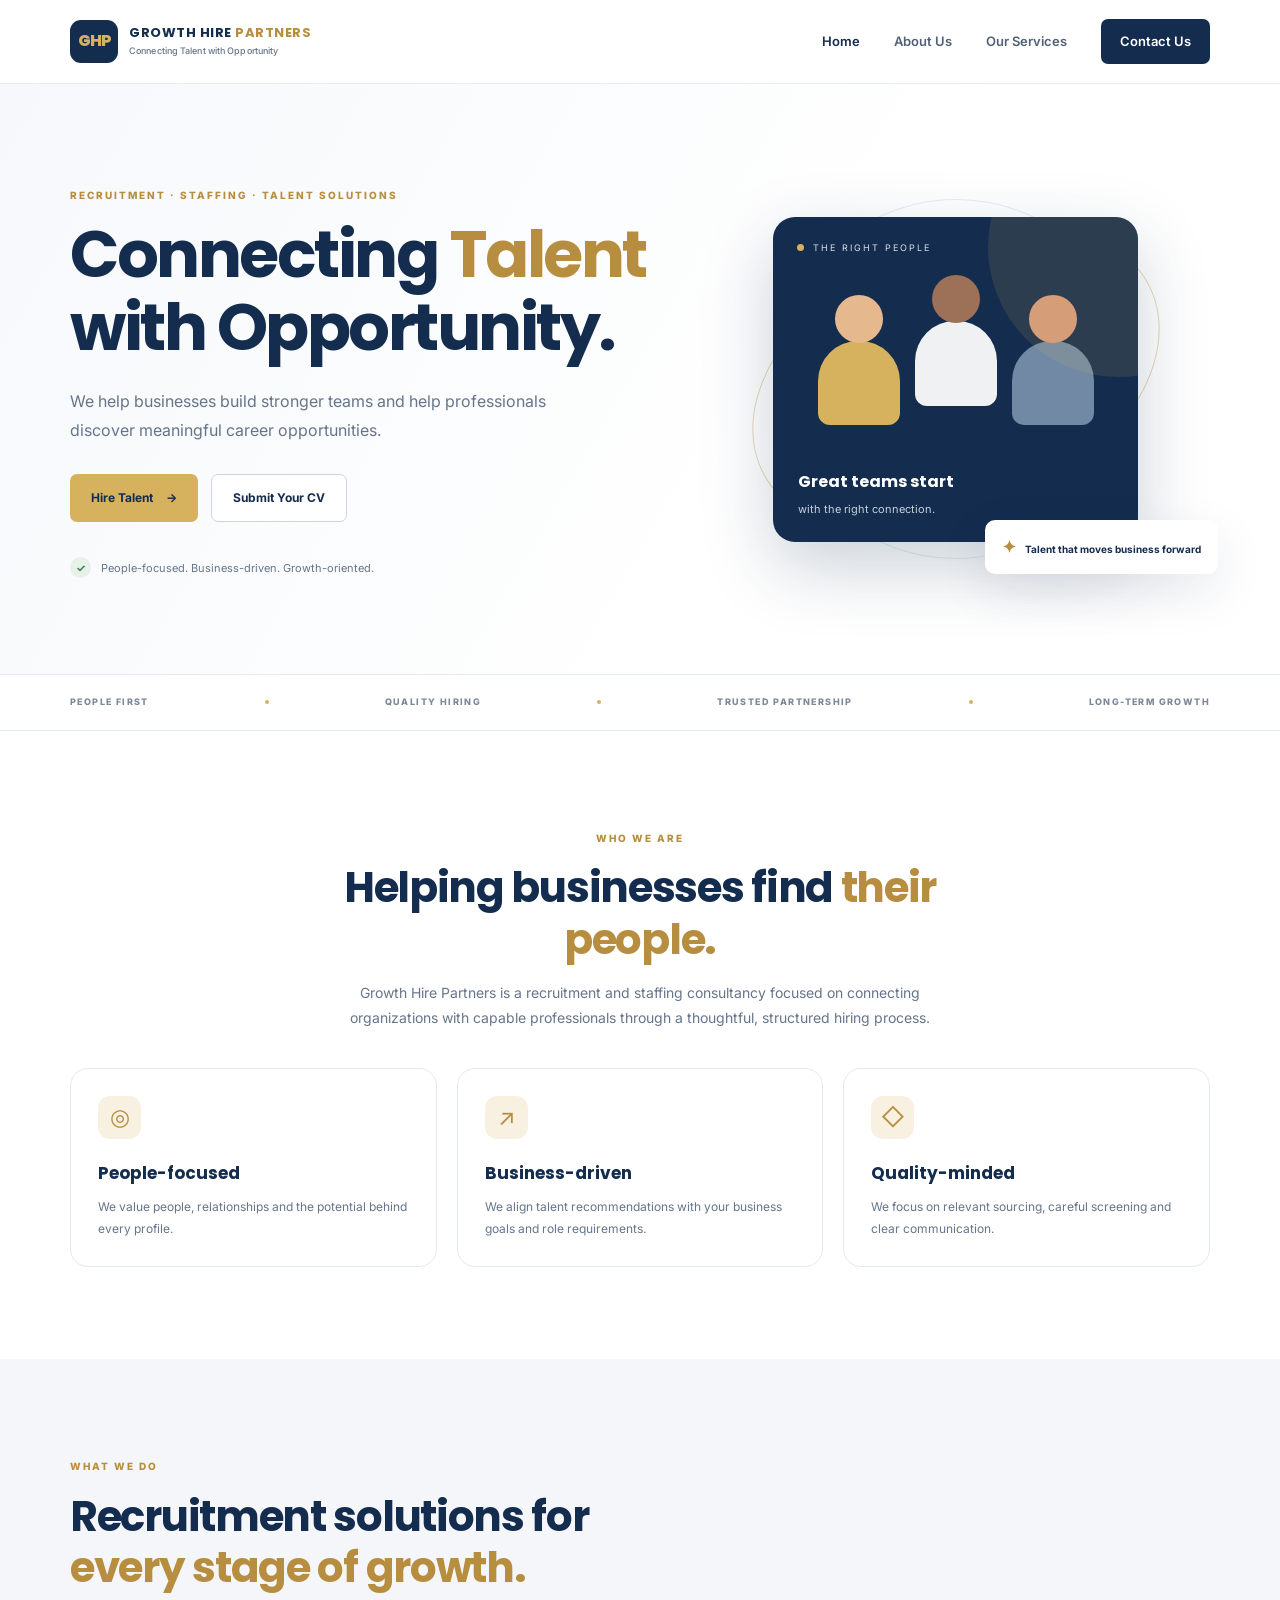
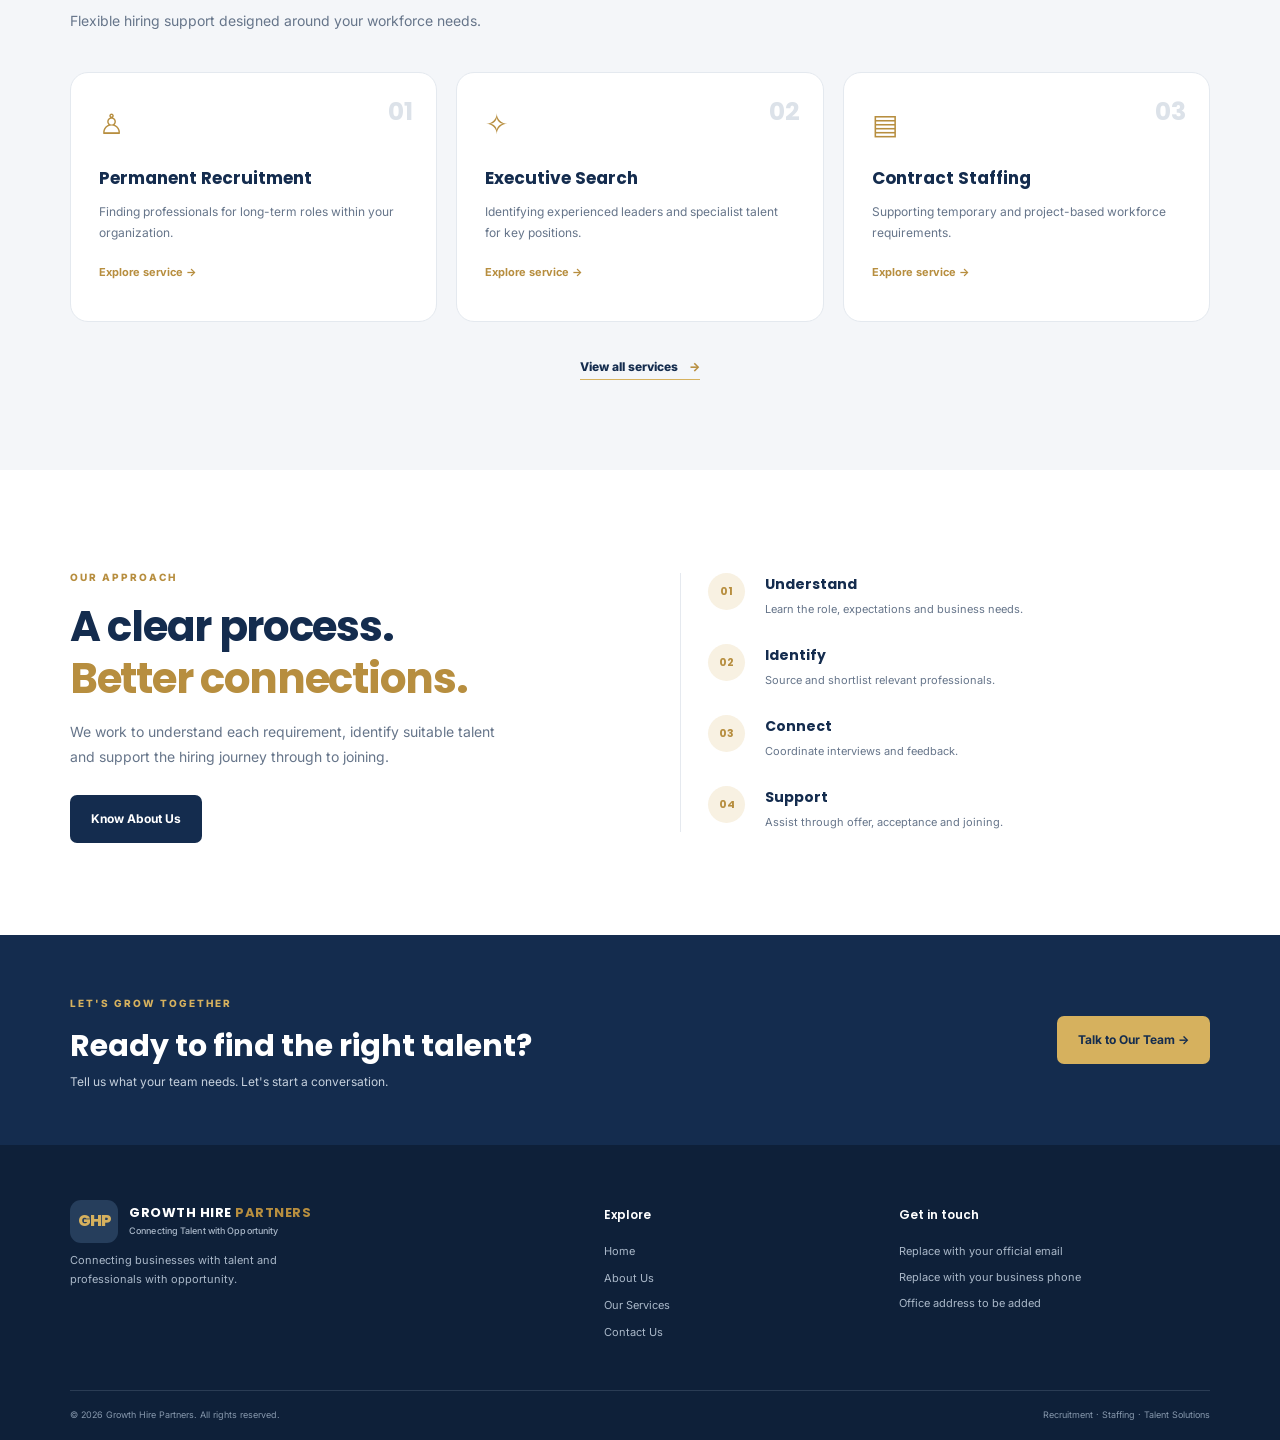
<file: growth_hire_partners/index.html>
<!DOCTYPE html>
<html lang="en">
<head>
  <meta charset="UTF-8">
  <meta name="viewport" content="width=device-width, initial-scale=1.0">
  <meta name="description" content="Growth Hire Partners connects businesses with skilled professionals through recruitment and staffing solutions.">
  <title>Growth Hire Partners | Connecting Talent with Opportunity</title>
  <link rel="preconnect" href="https://fonts.googleapis.com">
  <link rel="preconnect" href="https://fonts.gstatic.com" crossorigin>
  <link href="https://fonts.googleapis.com/css2?family=Inter:wght@400;500;600;700&family=Poppins:wght@500;600;700;800&display=swap" rel="stylesheet">
  <link rel="stylesheet" href="css/style.css">
</head>
<body>
  <header class="site-header">
    <div class="container nav-wrap">
      <a class="brand" href="index.html" aria-label="Growth Hire Partners home">
        <span class="brand-mark">GHP</span>
        <span class="brand-name">GROWTH HIRE <b>PARTNERS</b><small>Connecting Talent with Opportunity</small></span>
      </a>
      <button class="menu-toggle" id="menuToggle" aria-label="Open navigation" aria-expanded="false">☰</button>
      <nav class="main-nav" id="mainNav">
        <a class="active" href="index.html">Home</a>
        <a href="about.html">About Us</a>
        <a href="services.html">Our Services</a>
        <a class="nav-cta" href="contact.html">Contact Us</a>
      </nav>
    </div>
  </header>

  <main>
    <section class="hero">
      <div class="container hero-grid">
        <div class="hero-copy">
          <span class="eyebrow">RECRUITMENT · STAFFING · TALENT SOLUTIONS</span>
          <h1>Connecting <span>Talent</span><br>with Opportunity.</h1>
          <p>We help businesses build stronger teams and help professionals discover meaningful career opportunities.</p>
          <div class="hero-actions">
            <a class="btn btn-gold" href="contact.html#employer-form">Hire Talent <span>→</span></a>
            <a class="btn btn-outline" href="contact.html#candidate-form">Submit Your CV</a>
          </div>
          <div class="hero-proof">
            <span class="proof-icon">✓</span>
            <span>People-focused. Business-driven. Growth-oriented.</span>
          </div>
        </div>
        <div class="hero-visual">
          <div class="visual-orbit orbit-one"></div><div class="visual-orbit orbit-two"></div>
          <div class="visual-card">
            <div class="visual-top"><span class="mini-dot"></span><span>THE RIGHT PEOPLE</span></div>
            <div class="people-illustration">
              <div class="person person-a"><i></i><b></b></div>
              <div class="person person-b"><i></i><b></b></div>
              <div class="person person-c"><i></i><b></b></div>
            </div>
            <div class="visual-caption"><strong>Great teams start</strong><br><span>with the right connection.</span></div>
          </div>
          <div class="floating-note"><span>✦</span> Talent that moves business forward</div>
        </div>
      </div>
    </section>

    <section class="trust-strip">
      <div class="container trust-items">
        <span>PEOPLE FIRST</span><i></i><span>QUALITY HIRING</span><i></i><span>TRUSTED PARTNERSHIP</span><i></i><span>LONG-TERM GROWTH</span>
      </div>
    </section>

    <section class="section">
      <div class="container">
        <div class="section-heading centered">
          <span class="eyebrow">WHO WE ARE</span>
          <h2>Helping businesses find <span>their people.</span></h2>
          <p>Growth Hire Partners is a recruitment and staffing consultancy focused on connecting organizations with capable professionals through a thoughtful, structured hiring process.</p>
        </div>
        <div class="feature-grid">
          <article class="feature-card"><div class="icon-box">◎</div><h3>People-focused</h3><p>We value people, relationships and the potential behind every profile.</p></article>
          <article class="feature-card"><div class="icon-box">↗</div><h3>Business-driven</h3><p>We align talent recommendations with your business goals and role requirements.</p></article>
          <article class="feature-card"><div class="icon-box">◇</div><h3>Quality-minded</h3><p>We focus on relevant sourcing, careful screening and clear communication.</p></article>
        </div>
      </div>
    </section>

    <section class="section section-soft">
      <div class="container">
        <div class="section-heading">
          <span class="eyebrow">WHAT WE DO</span>
          <h2>Recruitment solutions for <span>every stage of growth.</span></h2>
          <p>Flexible hiring support designed around your workforce needs.</p>
        </div>
        <div class="service-grid">
          <article class="service-card"><span class="service-number">01</span><div class="service-icon">♙</div><h3>Permanent Recruitment</h3><p>Finding professionals for long-term roles within your organization.</p><a href="services.html">Explore service →</a></article>
          <article class="service-card"><span class="service-number">02</span><div class="service-icon">✧</div><h3>Executive Search</h3><p>Identifying experienced leaders and specialist talent for key positions.</p><a href="services.html">Explore service →</a></article>
          <article class="service-card"><span class="service-number">03</span><div class="service-icon">▤</div><h3>Contract Staffing</h3><p>Supporting temporary and project-based workforce requirements.</p><a href="services.html">Explore service →</a></article>
        </div>
        <div class="center-action"><a class="text-link" href="services.html">View all services <span>→</span></a></div>
      </div>
    </section>

    <section class="section">
      <div class="container split-section">
        <div>
          <span class="eyebrow">OUR APPROACH</span>
          <h2>A clear process.<br><span>Better connections.</span></h2>
          <p>We work to understand each requirement, identify suitable talent and support the hiring journey through to joining.</p>
          <a class="btn btn-dark" href="about.html">Know About Us</a>
        </div>
        <div class="process-list">
          <div class="process-item"><b>01</b><div><h3>Understand</h3><p>Learn the role, expectations and business needs.</p></div></div>
          <div class="process-item"><b>02</b><div><h3>Identify</h3><p>Source and shortlist relevant professionals.</p></div></div>
          <div class="process-item"><b>03</b><div><h3>Connect</h3><p>Coordinate interviews and feedback.</p></div></div>
          <div class="process-item"><b>04</b><div><h3>Support</h3><p>Assist through offer, acceptance and joining.</p></div></div>
        </div>
      </div>
    </section>

    <section class="cta-band">
      <div class="container cta-content"><div><span class="eyebrow light">LET'S GROW TOGETHER</span><h2>Ready to find the right talent?</h2><p>Tell us what your team needs. Let's start a conversation.</p></div><a class="btn btn-gold" href="contact.html">Talk to Our Team →</a></div>
    </section>
  </main>

  <footer class="site-footer">
    <div class="container footer-grid">
      <div><a class="brand brand-footer" href="index.html"><span class="brand-mark">GHP</span><span class="brand-name">GROWTH HIRE <b>PARTNERS</b><small>Connecting Talent with Opportunity</small></span></a><p class="footer-about">Connecting businesses with talent and professionals with opportunity.</p></div>
      <div><h4>Explore</h4><a href="index.html">Home</a><a href="about.html">About Us</a><a href="services.html">Our Services</a><a href="contact.html">Contact Us</a></div>
      <div><h4>Get in touch</h4><p>Replace with your official email</p><p>Replace with your business phone</p><p>Office address to be added</p></div>
    </div>
    <div class="container footer-bottom"><span>© <span id="year"></span> Growth Hire Partners. All rights reserved.</span><span>Recruitment · Staffing · Talent Solutions</span></div>
  </footer>
  <script src="js/main.js"></script>
</body>
</html>
</file>
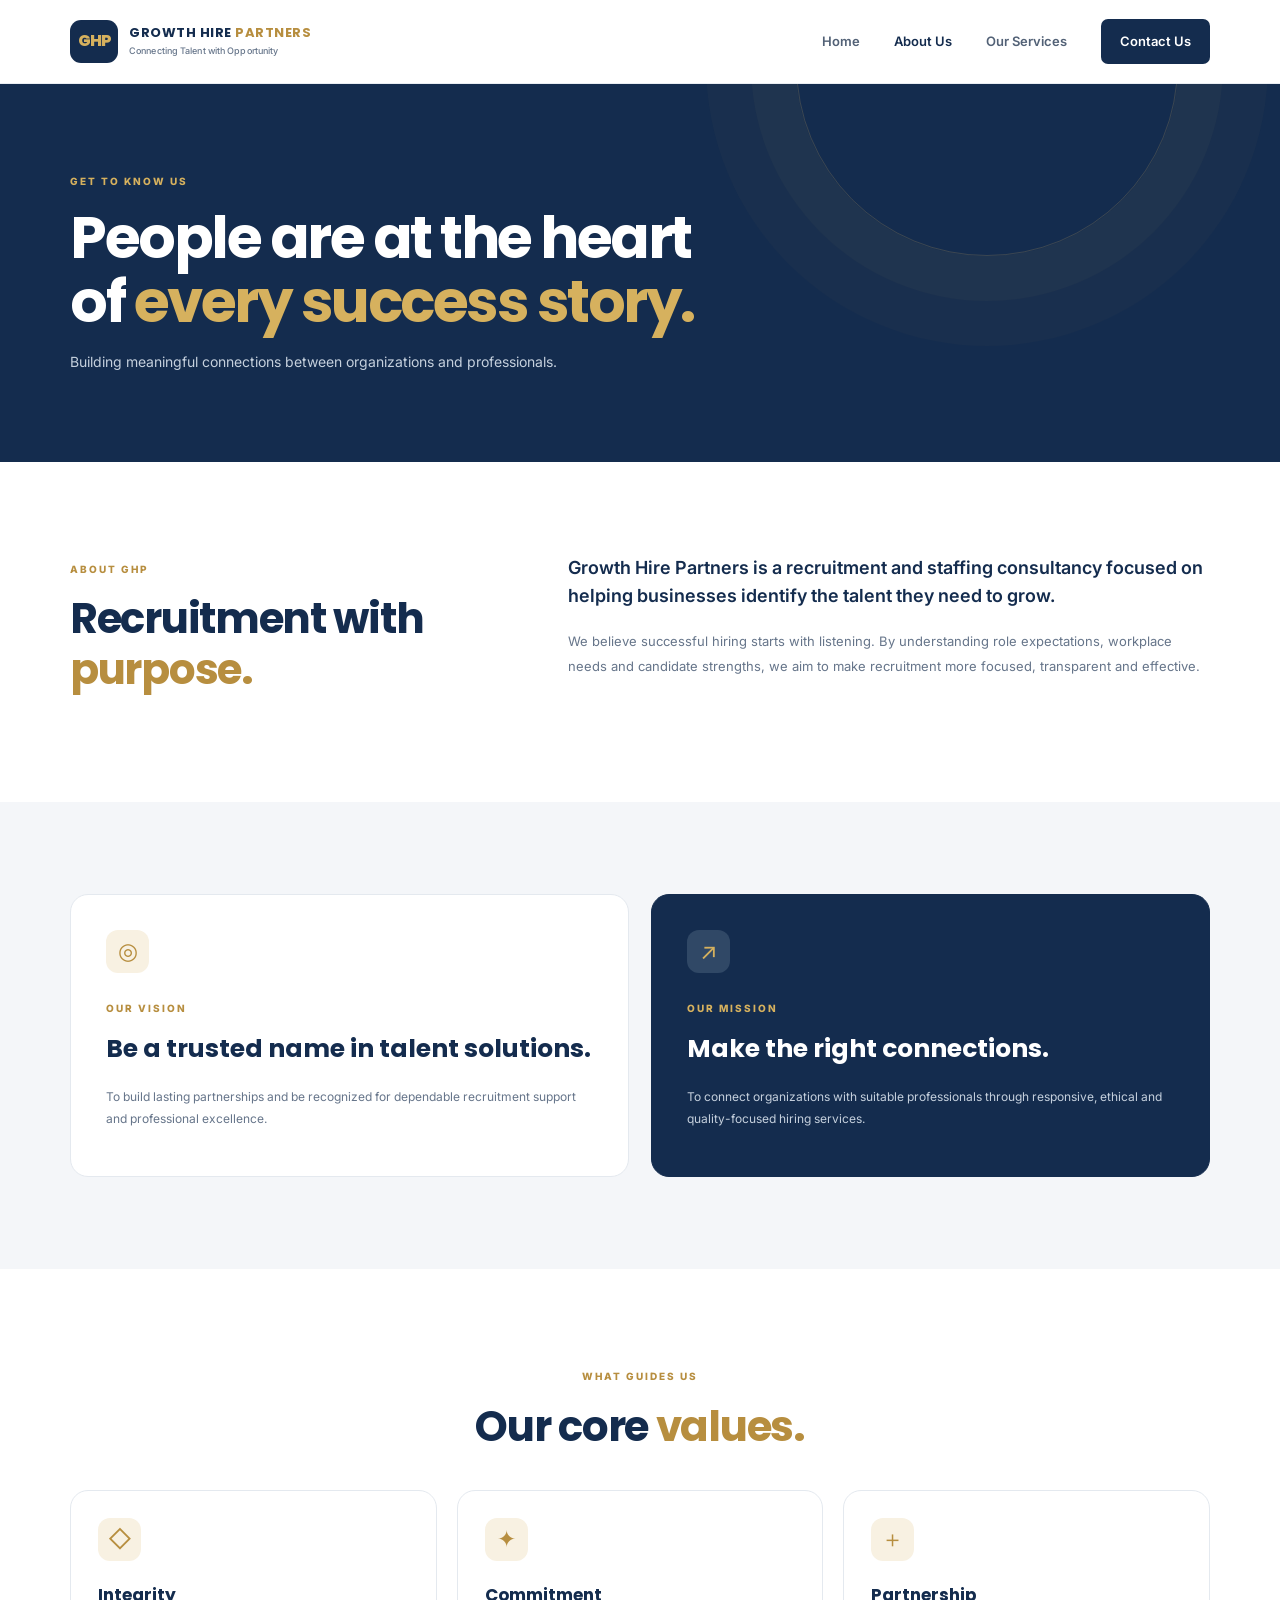
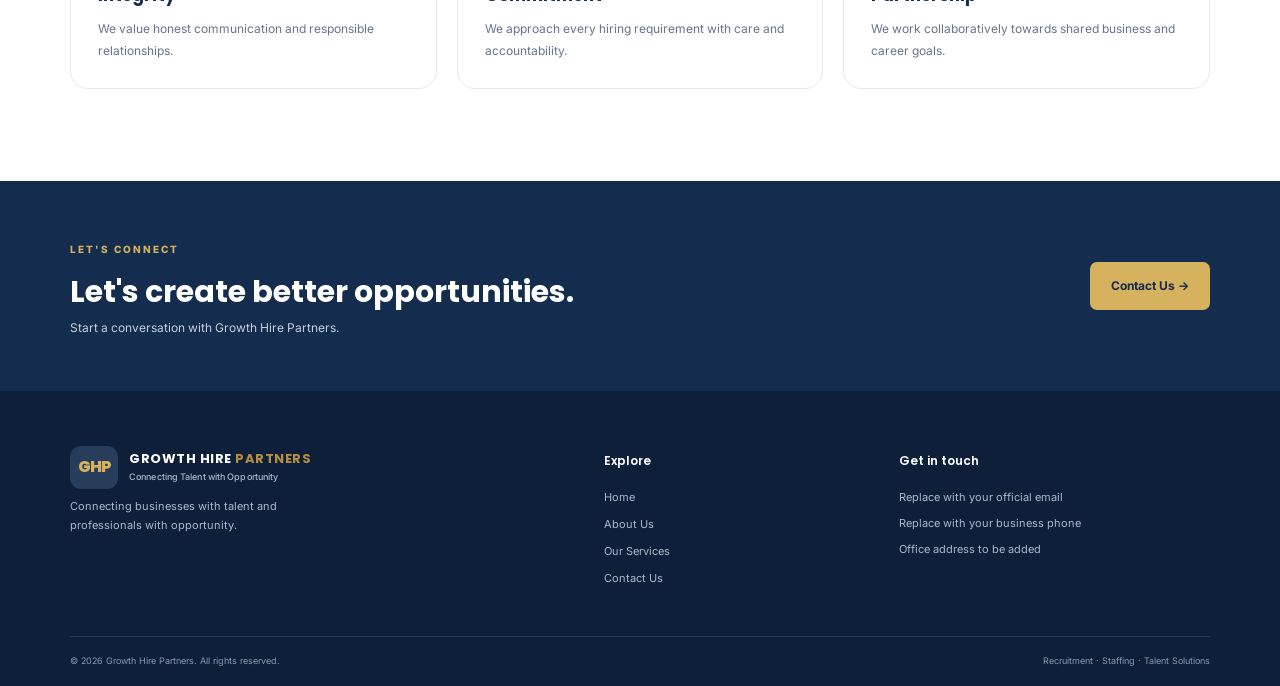
<file: growth_hire_partners/about.html>
<!DOCTYPE html>
<html lang="en">
<head>
  <meta charset="UTF-8"><meta name="viewport" content="width=device-width, initial-scale=1.0">
  <meta name="description" content="Learn about Growth Hire Partners, our mission, vision and values.">
  <title>About Us | Growth Hire Partners</title>
  <link rel="preconnect" href="https://fonts.googleapis.com"><link rel="preconnect" href="https://fonts.gstatic.com" crossorigin>
  <link href="https://fonts.googleapis.com/css2?family=Inter:wght@400;500;600;700&family=Poppins:wght@500;600;700;800&display=swap" rel="stylesheet"><link rel="stylesheet" href="css/style.css">
</head>
<body>
<header class="site-header"><div class="container nav-wrap"><a class="brand" href="index.html"><span class="brand-mark">GHP</span><span class="brand-name">GROWTH HIRE <b>PARTNERS</b><small>Connecting Talent with Opportunity</small></span></a><button class="menu-toggle" id="menuToggle" aria-label="Open navigation" aria-expanded="false">☰</button><nav class="main-nav" id="mainNav"><a href="index.html">Home</a><a class="active" href="about.html">About Us</a><a href="services.html">Our Services</a><a class="nav-cta" href="contact.html">Contact Us</a></nav></div></header>
<main>
  <section class="page-hero"><div class="container"><span class="eyebrow light">GET TO KNOW US</span><h1>People are at the heart<br>of <span>every success story.</span></h1><p>Building meaningful connections between organizations and professionals.</p></div></section>
  <section class="section"><div class="container about-intro"><div><span class="eyebrow">ABOUT GHP</span><h2>Recruitment with <span>purpose.</span></h2></div><div><p class="lead">Growth Hire Partners is a recruitment and staffing consultancy focused on helping businesses identify the talent they need to grow.</p><p>We believe successful hiring starts with listening. By understanding role expectations, workplace needs and candidate strengths, we aim to make recruitment more focused, transparent and effective.</p></div></div></section>
  <section class="section section-soft"><div class="container values-grid"><article class="value-card"><div class="icon-box">◎</div><span class="eyebrow">OUR VISION</span><h2>Be a trusted name in talent solutions.</h2><p>To build lasting partnerships and be recognized for dependable recruitment support and professional excellence.</p></article><article class="value-card value-dark"><div class="icon-box">↗</div><span class="eyebrow light">OUR MISSION</span><h2>Make the right connections.</h2><p>To connect organizations with suitable professionals through responsive, ethical and quality-focused hiring services.</p></article></div></section>
  <section class="section"><div class="container"><div class="section-heading centered"><span class="eyebrow">WHAT GUIDES US</span><h2>Our core <span>values.</span></h2></div><div class="feature-grid"><article class="feature-card"><div class="icon-box">◇</div><h3>Integrity</h3><p>We value honest communication and responsible relationships.</p></article><article class="feature-card"><div class="icon-box">✦</div><h3>Commitment</h3><p>We approach every hiring requirement with care and accountability.</p></article><article class="feature-card"><div class="icon-box">＋</div><h3>Partnership</h3><p>We work collaboratively towards shared business and career goals.</p></article></div></div></section>
  <section class="cta-band"><div class="container cta-content"><div><span class="eyebrow light">LET'S CONNECT</span><h2>Let's create better opportunities.</h2><p>Start a conversation with Growth Hire Partners.</p></div><a class="btn btn-gold" href="contact.html">Contact Us →</a></div></section>
</main>
<footer class="site-footer"><div class="container footer-grid"><div><a class="brand brand-footer" href="index.html"><span class="brand-mark">GHP</span><span class="brand-name">GROWTH HIRE <b>PARTNERS</b><small>Connecting Talent with Opportunity</small></span></a><p class="footer-about">Connecting businesses with talent and professionals with opportunity.</p></div><div><h4>Explore</h4><a href="index.html">Home</a><a href="about.html">About Us</a><a href="services.html">Our Services</a><a href="contact.html">Contact Us</a></div><div><h4>Get in touch</h4><p>Replace with your official email</p><p>Replace with your business phone</p><p>Office address to be added</p></div></div><div class="container footer-bottom"><span>© <span id="year"></span> Growth Hire Partners. All rights reserved.</span><span>Recruitment · Staffing · Talent Solutions</span></div></footer>
<script src="js/main.js"></script></body></html>
</file>
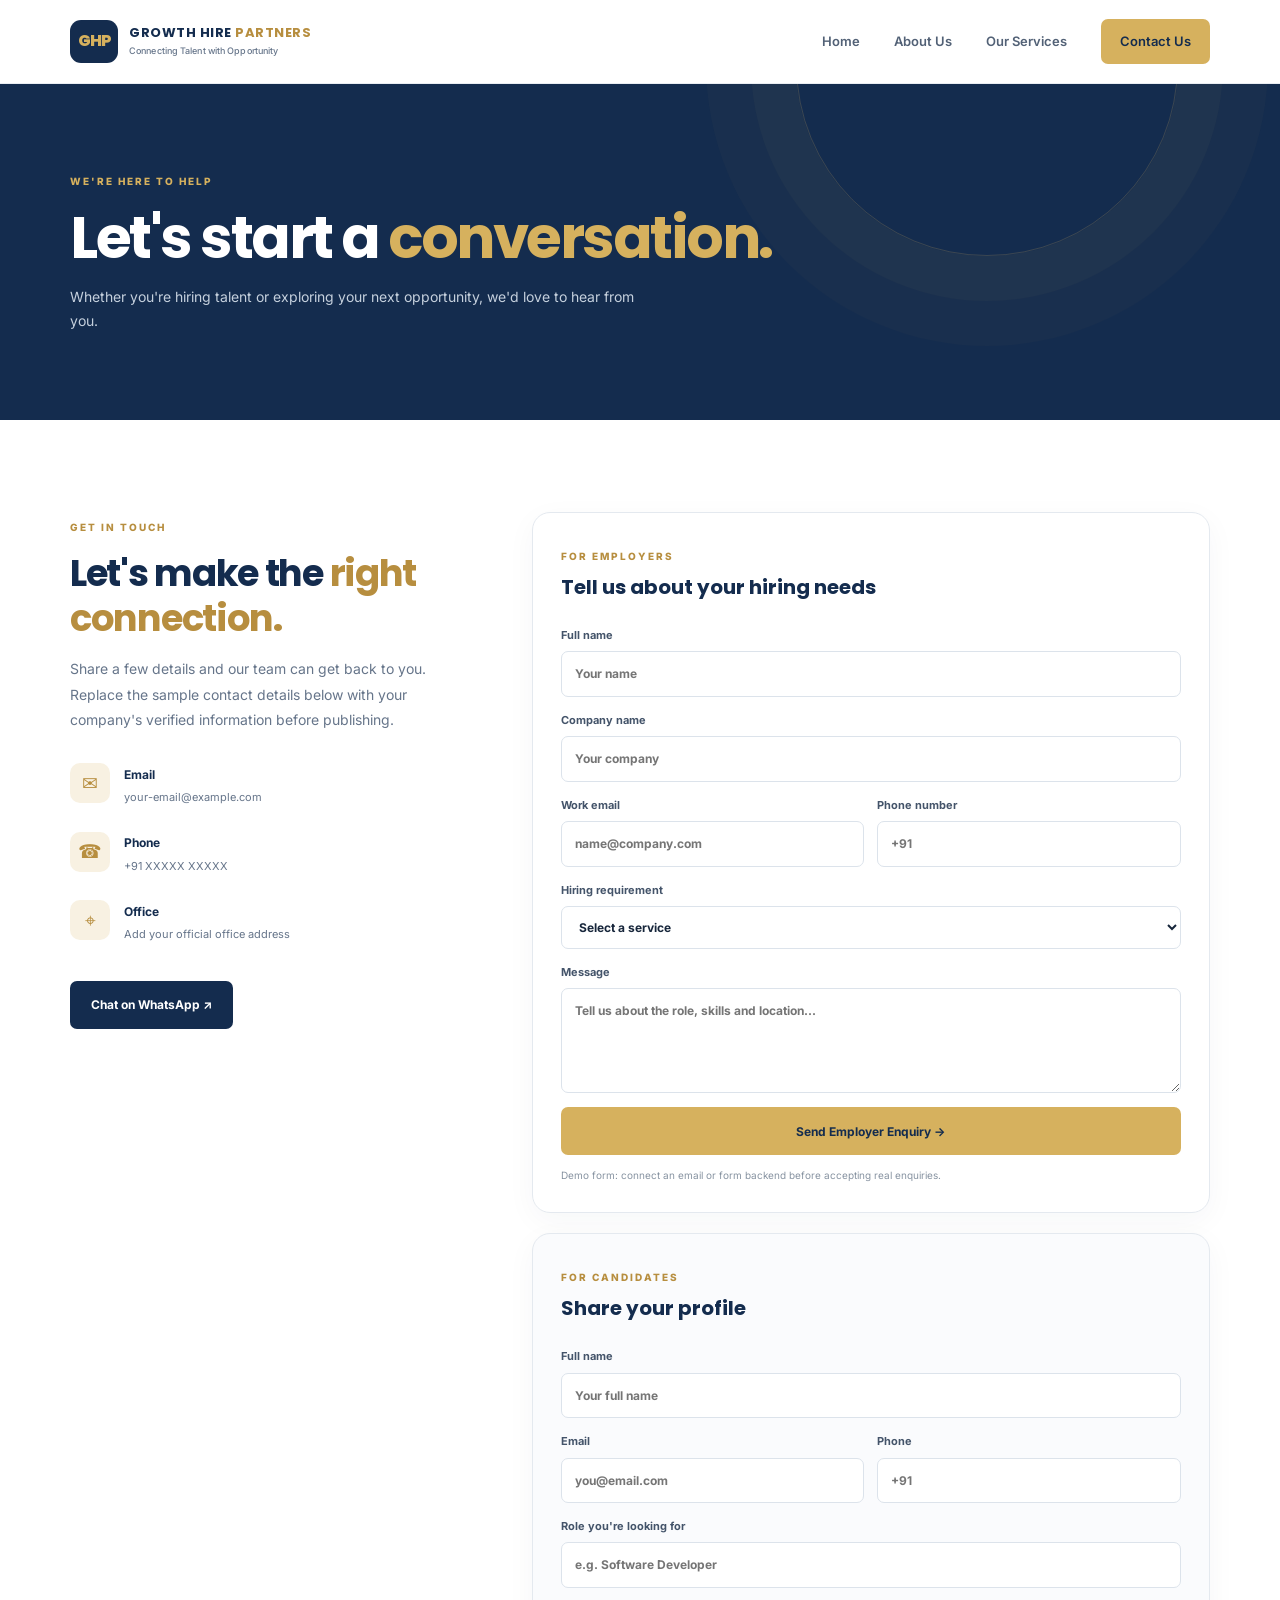
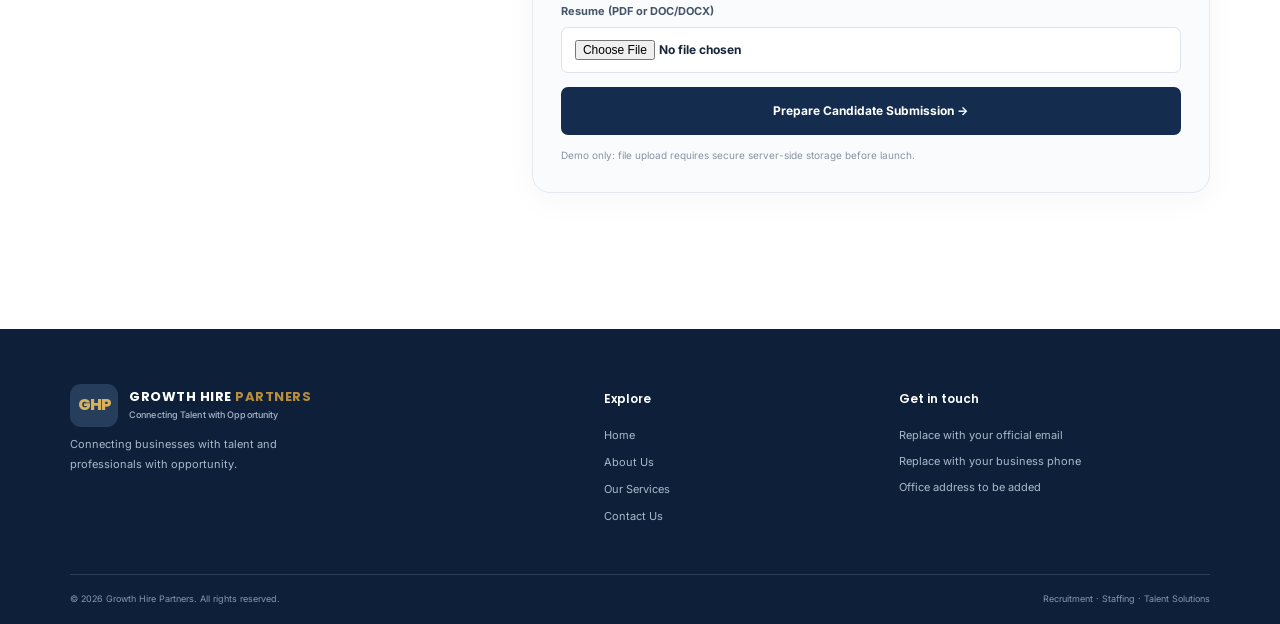
<file: growth_hire_partners/contact.html>
<!DOCTYPE html>
<html lang="en">
<head>
  <meta charset="UTF-8"><meta name="viewport" content="width=device-width, initial-scale=1.0">
  <meta name="description" content="Contact Growth Hire Partners for recruitment, staffing and candidate enquiries.">
  <title>Contact Us | Growth Hire Partners</title>
  <link rel="preconnect" href="https://fonts.googleapis.com"><link rel="preconnect" href="https://fonts.gstatic.com" crossorigin>
  <link href="https://fonts.googleapis.com/css2?family=Inter:wght@400;500;600;700&family=Poppins:wght@500;600;700;800&display=swap" rel="stylesheet"><link rel="stylesheet" href="css/style.css">
</head>
<body>
<header class="site-header"><div class="container nav-wrap"><a class="brand" href="index.html"><span class="brand-mark">GHP</span><span class="brand-name">GROWTH HIRE <b>PARTNERS</b><small>Connecting Talent with Opportunity</small></span></a><button class="menu-toggle" id="menuToggle" aria-label="Open navigation" aria-expanded="false">☰</button><nav class="main-nav" id="mainNav"><a href="index.html">Home</a><a href="about.html">About Us</a><a href="services.html">Our Services</a><a class="nav-cta active" href="contact.html">Contact Us</a></nav></div></header>
<main>
  <section class="page-hero"><div class="container"><span class="eyebrow light">WE'RE HERE TO HELP</span><h1>Let's start a <span>conversation.</span></h1><p>Whether you're hiring talent or exploring your next opportunity, we'd love to hear from you.</p></div></section>
  <section class="section"><div class="container contact-layout">
    <div class="contact-info"><span class="eyebrow">GET IN TOUCH</span><h2>Let's make the <span>right connection.</span></h2><p>Share a few details and our team can get back to you. Replace the sample contact details below with your company's verified information before publishing.</p>
      <div class="contact-detail"><span>✉</span><div><b>Email</b><p>your-email@example.com</p></div></div>
      <div class="contact-detail"><span>☎</span><div><b>Phone</b><p>+91 XXXXX XXXXX</p></div></div>
      <div class="contact-detail"><span>⌖</span><div><b>Office</b><p>Add your official office address</p></div></div>
      <a class="btn btn-dark" id="whatsappLink" href="#" target="_blank" rel="noopener">Chat on WhatsApp ↗</a>
    </div>
    <div class="forms-column">
      <form class="contact-form" id="employer-form">
        <div class="form-heading"><span class="eyebrow">FOR EMPLOYERS</span><h3>Tell us about your hiring needs</h3></div>
        <label>Full name<input type="text" name="name" placeholder="Your name" required></label>
        <label>Company name<input type="text" name="company" placeholder="Your company" required></label>
        <div class="form-row"><label>Work email<input type="email" name="email" placeholder="name@company.com" required></label><label>Phone number<input type="tel" name="phone" placeholder="+91" required></label></div>
        <label>Hiring requirement<select name="requirement" required><option value="">Select a service</option><option>Permanent Recruitment</option><option>Executive Search</option><option>Contract Staffing</option><option>Volume Hiring</option><option>Other</option></select></label>
        <label>Message<textarea name="message" rows="4" placeholder="Tell us about the role, skills and location..." required></textarea></label>
        <button class="btn btn-gold form-submit" type="submit">Send Employer Enquiry →</button>
        <p class="form-note">Demo form: connect an email or form backend before accepting real enquiries.</p>
      </form>
      <form class="contact-form candidate-form" id="candidate-form">
        <div class="form-heading"><span class="eyebrow">FOR CANDIDATES</span><h3>Share your profile</h3></div>
        <label>Full name<input type="text" name="candidateName" placeholder="Your full name" required></label>
        <div class="form-row"><label>Email<input type="email" name="candidateEmail" placeholder="you@email.com" required></label><label>Phone<input type="tel" name="candidatePhone" placeholder="+91" required></label></div>
        <label>Role you're looking for<input type="text" name="role" placeholder="e.g. Software Developer" required></label>
        <label>Resume (PDF or DOC/DOCX)<input type="file" name="resume" accept=".pdf,.doc,.docx" required></label>
        <button class="btn btn-dark form-submit" type="submit">Prepare Candidate Submission →</button>
        <p class="form-note">Demo only: file upload requires secure server-side storage before launch.</p>
      </form>
      <div class="form-message" id="formMessage" role="status" aria-live="polite"></div>
    </div>
  </div></section>
</main>
<footer class="site-footer"><div class="container footer-grid"><div><a class="brand brand-footer" href="index.html"><span class="brand-mark">GHP</span><span class="brand-name">GROWTH HIRE <b>PARTNERS</b><small>Connecting Talent with Opportunity</small></span></a><p class="footer-about">Connecting businesses with talent and professionals with opportunity.</p></div><div><h4>Explore</h4><a href="index.html">Home</a><a href="about.html">About Us</a><a href="services.html">Our Services</a><a href="contact.html">Contact Us</a></div><div><h4>Get in touch</h4><p>Replace with your official email</p><p>Replace with your business phone</p><p>Office address to be added</p></div></div><div class="container footer-bottom"><span>© <span id="year"></span> Growth Hire Partners. All rights reserved.</span><span>Recruitment · Staffing · Talent Solutions</span></div></footer>
<script src="js/main.js"></script></body></html>
</file>
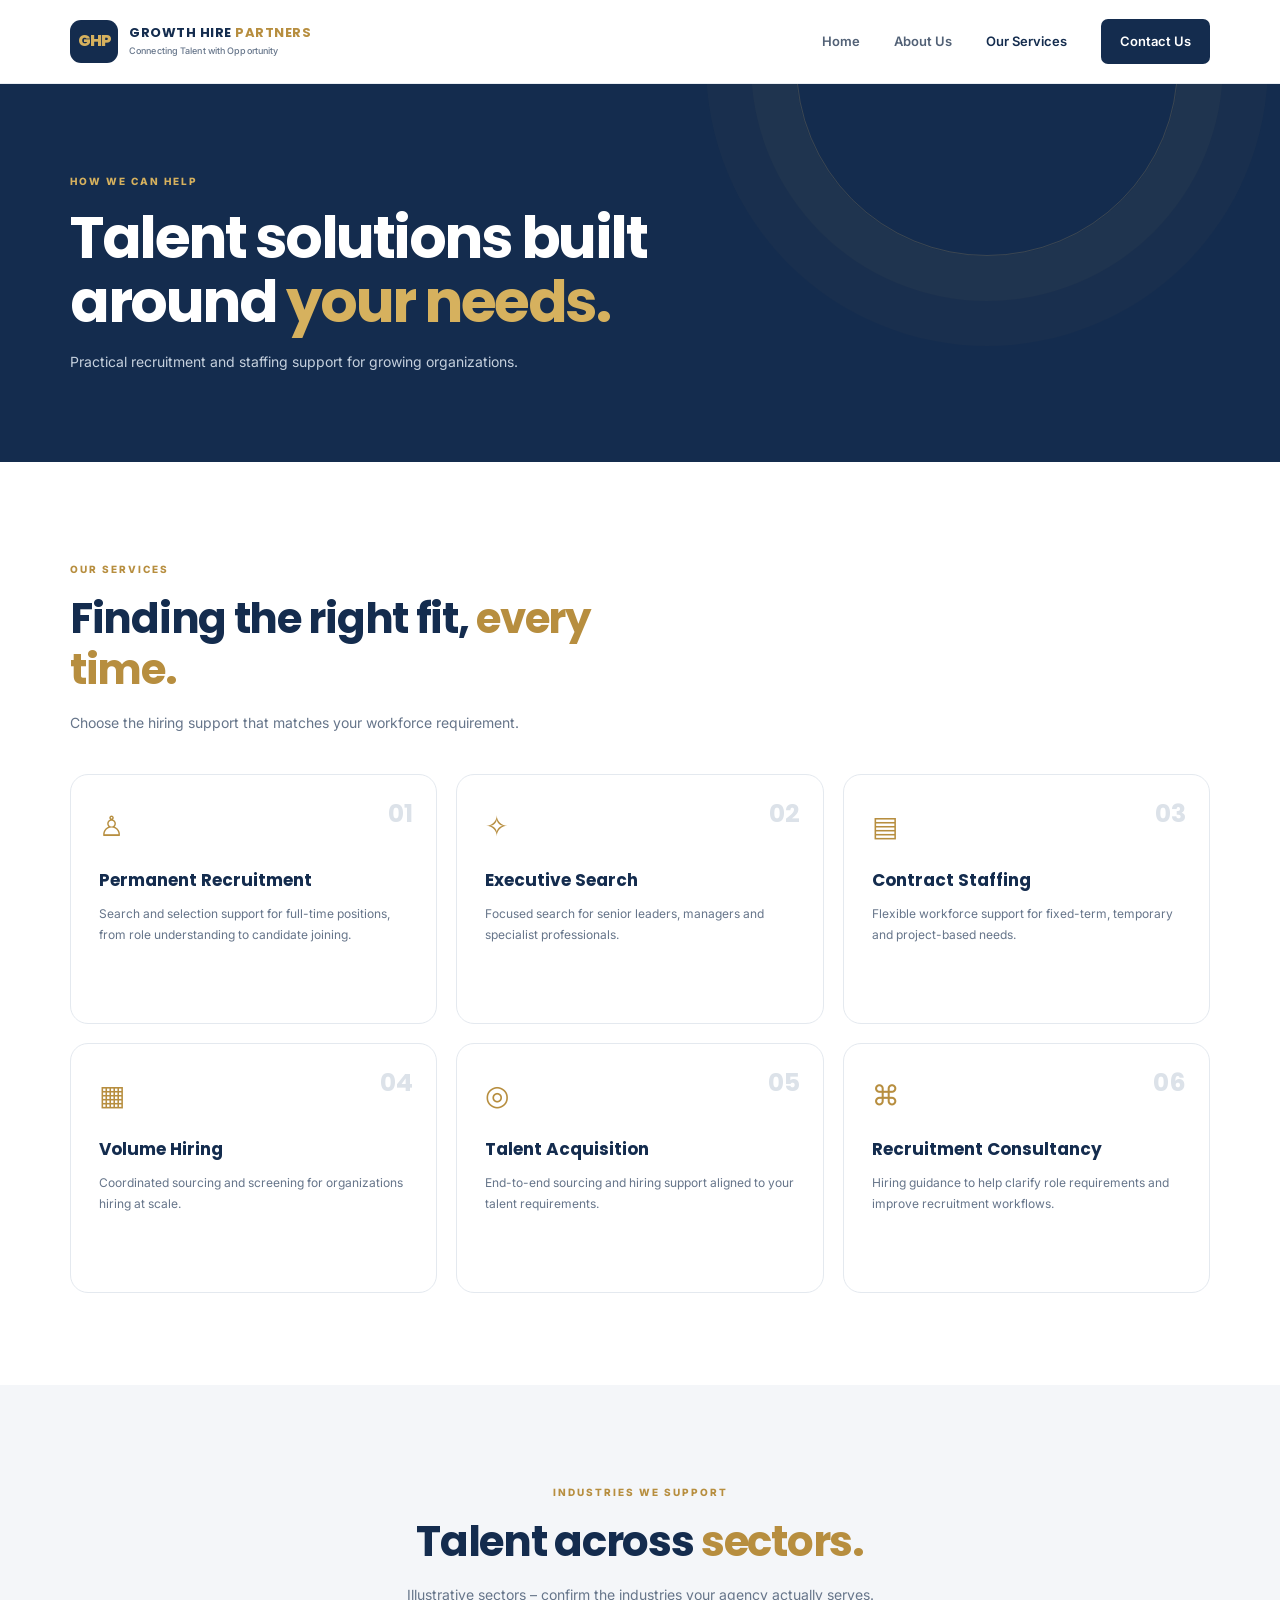
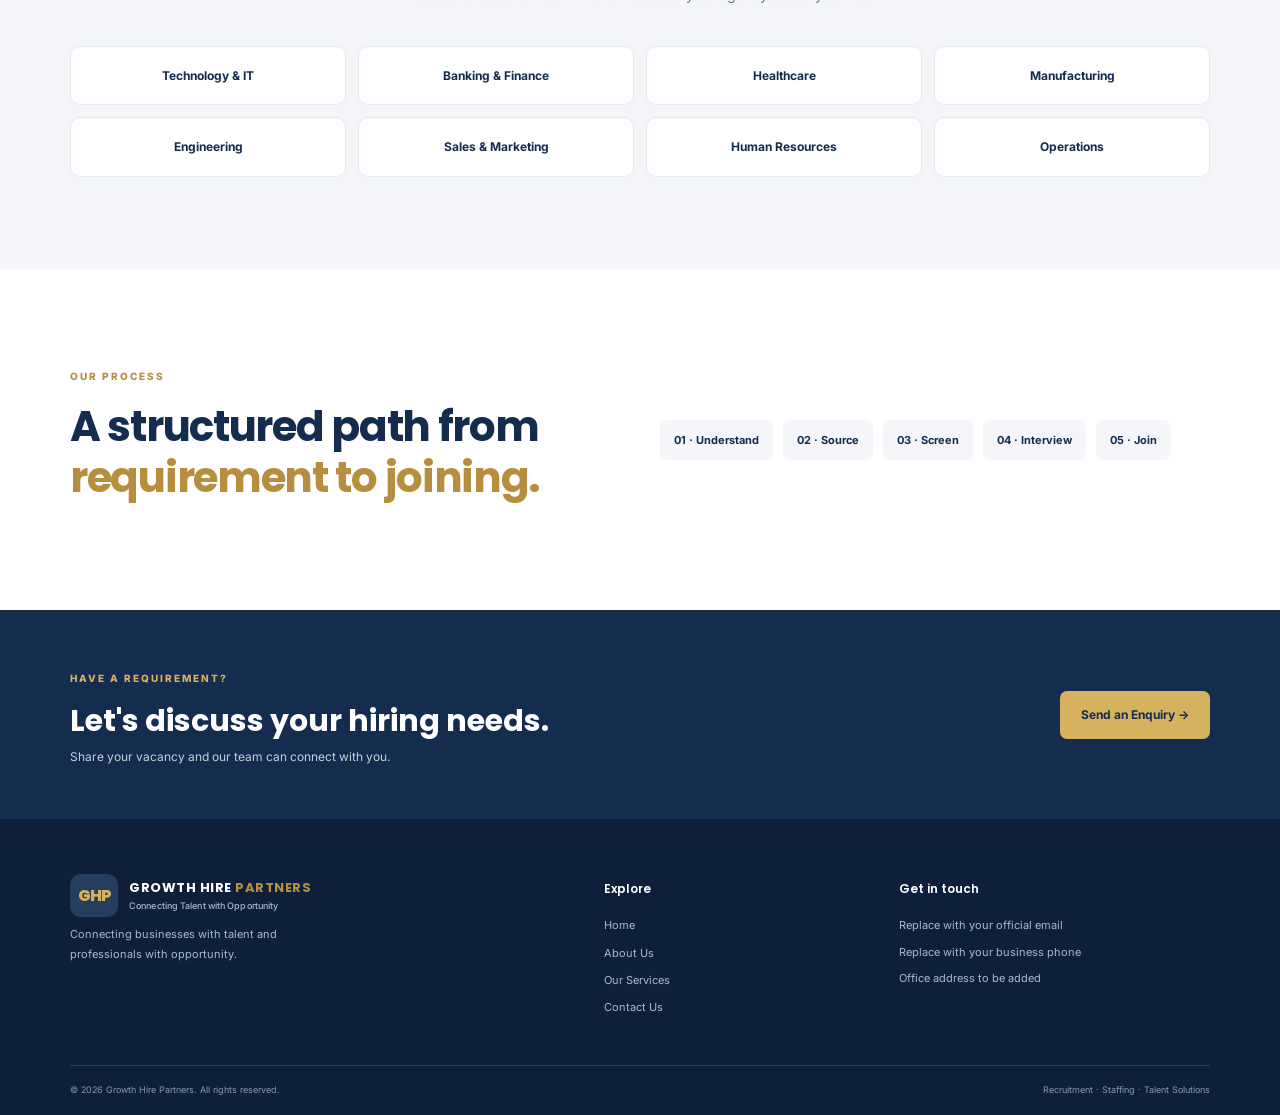
<file: growth_hire_partners/services.html>
<!DOCTYPE html>
<html lang="en">
<head>
  <meta charset="UTF-8"><meta name="viewport" content="width=device-width, initial-scale=1.0">
  <meta name="description" content="Explore recruitment, executive search, staffing and talent acquisition services from Growth Hire Partners.">
  <title>Our Services | Growth Hire Partners</title>
  <link rel="preconnect" href="https://fonts.googleapis.com"><link rel="preconnect" href="https://fonts.gstatic.com" crossorigin>
  <link href="https://fonts.googleapis.com/css2?family=Inter:wght@400;500;600;700&family=Poppins:wght@500;600;700;800&display=swap" rel="stylesheet"><link rel="stylesheet" href="css/style.css">
</head>
<body>
<header class="site-header"><div class="container nav-wrap"><a class="brand" href="index.html"><span class="brand-mark">GHP</span><span class="brand-name">GROWTH HIRE <b>PARTNERS</b><small>Connecting Talent with Opportunity</small></span></a><button class="menu-toggle" id="menuToggle" aria-label="Open navigation" aria-expanded="false">☰</button><nav class="main-nav" id="mainNav"><a href="index.html">Home</a><a href="about.html">About Us</a><a class="active" href="services.html">Our Services</a><a class="nav-cta" href="contact.html">Contact Us</a></nav></div></header>
<main>
  <section class="page-hero"><div class="container"><span class="eyebrow light">HOW WE CAN HELP</span><h1>Talent solutions built<br>around <span>your needs.</span></h1><p>Practical recruitment and staffing support for growing organizations.</p></div></section>
  <section class="section"><div class="container"><div class="section-heading"><span class="eyebrow">OUR SERVICES</span><h2>Finding the right fit, <span>every time.</span></h2><p>Choose the hiring support that matches your workforce requirement.</p></div><div class="service-grid service-grid-six">
    <article class="service-card"><span class="service-number">01</span><div class="service-icon">♙</div><h3>Permanent Recruitment</h3><p>Search and selection support for full-time positions, from role understanding to candidate joining.</p></article>
    <article class="service-card"><span class="service-number">02</span><div class="service-icon">✧</div><h3>Executive Search</h3><p>Focused search for senior leaders, managers and specialist professionals.</p></article>
    <article class="service-card"><span class="service-number">03</span><div class="service-icon">▤</div><h3>Contract Staffing</h3><p>Flexible workforce support for fixed-term, temporary and project-based needs.</p></article>
    <article class="service-card"><span class="service-number">04</span><div class="service-icon">▦</div><h3>Volume Hiring</h3><p>Coordinated sourcing and screening for organizations hiring at scale.</p></article>
    <article class="service-card"><span class="service-number">05</span><div class="service-icon">◎</div><h3>Talent Acquisition</h3><p>End-to-end sourcing and hiring support aligned to your talent requirements.</p></article>
    <article class="service-card"><span class="service-number">06</span><div class="service-icon">⌘</div><h3>Recruitment Consultancy</h3><p>Hiring guidance to help clarify role requirements and improve recruitment workflows.</p></article>
  </div></div></section>
  <section class="section section-soft"><div class="container"><div class="section-heading centered"><span class="eyebrow">INDUSTRIES WE SUPPORT</span><h2>Talent across <span>sectors.</span></h2><p>Illustrative sectors – confirm the industries your agency actually serves.</p></div><div class="industry-grid"><div>Technology & IT</div><div>Banking & Finance</div><div>Healthcare</div><div>Manufacturing</div><div>Engineering</div><div>Sales & Marketing</div><div>Human Resources</div><div>Operations</div></div></div></section>
  <section class="section"><div class="container process-banner"><div><span class="eyebrow">OUR PROCESS</span><h2>A structured path from <span>requirement to joining.</span></h2></div><div class="process-steps"><span>01 · Understand</span><span>02 · Source</span><span>03 · Screen</span><span>04 · Interview</span><span>05 · Join</span></div></div></section>
  <section class="cta-band"><div class="container cta-content"><div><span class="eyebrow light">HAVE A REQUIREMENT?</span><h2>Let's discuss your hiring needs.</h2><p>Share your vacancy and our team can connect with you.</p></div><a class="btn btn-gold" href="contact.html#employer-form">Send an Enquiry →</a></div></section>
</main>
<footer class="site-footer"><div class="container footer-grid"><div><a class="brand brand-footer" href="index.html"><span class="brand-mark">GHP</span><span class="brand-name">GROWTH HIRE <b>PARTNERS</b><small>Connecting Talent with Opportunity</small></span></a><p class="footer-about">Connecting businesses with talent and professionals with opportunity.</p></div><div><h4>Explore</h4><a href="index.html">Home</a><a href="about.html">About Us</a><a href="services.html">Our Services</a><a href="contact.html">Contact Us</a></div><div><h4>Get in touch</h4><p>Replace with your official email</p><p>Replace with your business phone</p><p>Office address to be added</p></div></div><div class="container footer-bottom"><span>© <span id="year"></span> Growth Hire Partners. All rights reserved.</span><span>Recruitment · Staffing · Talent Solutions</span></div></footer>
<script src="js/main.js"></script></body></html>
</file>
<file: growth_hire_partners/css/style.css>
:root{
  --navy:#142c4e;--navy-2:#1c3c63;--gold:#d6b15e;--gold-dark:#b78e3f;
  --ink:#17263b;--muted:#66758a;--soft:#f4f6f9;--white:#fff;--line:#e4e9ef;
  --shadow:0 18px 50px rgba(20,44,78,.10);--radius:18px;
}
*{box-sizing:border-box}html{scroll-behavior:smooth}body{margin:0;font-family:Inter,Arial,sans-serif;color:var(--ink);line-height:1.65;background:#fff}a{color:inherit;text-decoration:none}button,input,textarea,select{font:inherit}.container{width:min(1140px,calc(100% - 40px));margin-inline:auto}
.site-header{height:84px;background:#fff;position:sticky;top:0;z-index:50;border-bottom:1px solid rgba(228,233,239,.8)}.nav-wrap{height:100%;display:flex;align-items:center;justify-content:space-between}.brand{display:flex;align-items:center;gap:11px}.brand-mark{height:43px;width:48px;border-radius:11px;background:var(--navy);color:var(--gold);display:grid;place-items:center;font-family:Poppins,sans-serif;font-weight:800;letter-spacing:-1px}.brand-name{font:700 13px/1.25 Poppins,sans-serif;letter-spacing:.5px;color:var(--navy)}.brand-name b{color:var(--gold-dark)}.brand-name small{display:block;font:500 9px/1.5 Inter,sans-serif;letter-spacing:.1px;color:var(--muted);margin-top:3px}.main-nav{display:flex;align-items:center;gap:34px}.main-nav a{font-size:13px;font-weight:600;color:#526176;transition:.2s}.main-nav a:hover,.main-nav a.active{color:var(--navy)}.main-nav .nav-cta{background:var(--navy);color:white;padding:12px 19px;border-radius:7px}.main-nav .nav-cta:hover,.main-nav .nav-cta.active{background:var(--gold);color:var(--navy)}.menu-toggle{display:none;background:none;border:0;font-size:26px;color:var(--navy);cursor:pointer}
.hero{background:linear-gradient(120deg,#f6f8fb 0%,#fff 62%);overflow:hidden;position:relative}.hero-grid{min-height:590px;display:grid;grid-template-columns:1.08fr .92fr;align-items:center;gap:35px;padding-block:75px}.eyebrow{font-size:10px;letter-spacing:2px;font-weight:800;color:var(--gold-dark);display:inline-block;margin-bottom:16px}.eyebrow.light{color:var(--gold)}h1,h2,h3,h4,p{margin-top:0}h1,h2,h3{font-family:Poppins,Inter,sans-serif}h1{font-size:clamp(42px,5.2vw,65px);line-height:1.12;letter-spacing:-2.5px;color:var(--navy);margin-bottom:22px}h1 span,h2 span{color:var(--gold-dark)}.hero-copy>p{font-size:16px;color:var(--muted);max-width:510px;line-height:1.8;margin-bottom:30px}.hero-actions{display:flex;gap:13px;flex-wrap:wrap}.btn{min-height:48px;padding:13px 21px;border:0;border-radius:7px;display:inline-flex;align-items:center;justify-content:center;gap:13px;font-size:12px;font-weight:700;cursor:pointer;transition:transform .2s,background .2s}.btn:hover{transform:translateY(-2px)}.btn-gold{background:var(--gold);color:var(--navy)}.btn-gold:hover{background:#e3c477}.btn-outline{border:1px solid #ccd5df;color:var(--navy);background:white}.btn-dark{background:var(--navy);color:#fff}.hero-proof{display:flex;align-items:center;gap:10px;margin-top:35px;font-size:11px;color:var(--muted)}.proof-icon{height:21px;width:21px;border-radius:50%;background:#e8f1e9;color:#39834d;display:grid;place-items:center;font-weight:bold}
.hero-visual{height:410px;position:relative;display:grid;place-items:center}.visual-orbit{position:absolute;border:1px solid #e5d7b5;border-radius:50%;transform:rotate(-25deg)}.orbit-one{width:430px;height:280px}.orbit-two{width:360px;height:360px;border-color:#e8edf2}.visual-card{position:relative;width:min(365px,85%);height:325px;background:var(--navy);border-radius:22px;box-shadow:0 25px 70px rgba(20,44,78,.22);padding:24px;color:white;overflow:hidden}.visual-card:after{content:"";position:absolute;width:260px;height:260px;border-radius:50%;background:rgba(214,177,94,.12);right:-110px;top:-100px}.visual-top{font-size:9px;letter-spacing:2px;color:#d9e0e9;display:flex;gap:9px;align-items:center}.mini-dot{height:7px;width:7px;background:var(--gold);border-radius:50%}.people-illustration{height:170px;display:flex;justify-content:center;align-items:end;gap:15px;position:relative}.person{height:130px;width:82px;position:relative;display:flex;align-items:center;flex-direction:column}.person i{width:48px;height:48px;border-radius:50%;background:#e5b98d;display:block;z-index:2}.person b{width:82px;height:85px;border-radius:40px 40px 12px 12px;background:#d6b15e;display:block;margin-top:-2px}.person-b{height:150px}.person-b i{background:#9d7058}.person-b b{background:#f0f1f3}.person-c i{background:#d59d78}.person-c b{background:#7189a5}.visual-caption{position:absolute;bottom:20px;left:25px;font-family:Poppins,sans-serif;font-size:16px}.visual-caption span{font:11px Inter,sans-serif;color:#c5d0dd}.floating-note{position:absolute;bottom:10px;right:-8px;background:white;padding:13px 17px;border-radius:10px;box-shadow:var(--shadow);font-size:10px;font-weight:700;color:var(--navy)}.floating-note span{color:var(--gold-dark);font-size:17px;margin-right:7px}
.trust-strip{border-block:1px solid var(--line);padding:20px 0}.trust-items{display:flex;align-items:center;justify-content:space-between;gap:15px;color:#7d8998;font-size:9px;font-weight:800;letter-spacing:1.4px}.trust-items i{height:4px;width:4px;border-radius:50%;background:var(--gold)}
.section{padding:92px 0}.section-soft{background:var(--soft)}.section-heading{max-width:620px;margin-bottom:38px}.section-heading.centered{text-align:center;margin-inline:auto}.section-heading h2,.split-section h2,.about-intro h2,.contact-info h2,.process-banner h2{font-size:clamp(30px,3.4vw,42px);line-height:1.22;letter-spacing:-1.3px;color:var(--navy);margin-bottom:15px}.section-heading p,.split-section p,.contact-info>p{color:var(--muted);font-size:14px;line-height:1.8}.feature-grid{display:grid;grid-template-columns:repeat(3,1fr);gap:20px}.feature-card,.service-card,.value-card{background:#fff;border:1px solid var(--line);border-radius:var(--radius);padding:27px;transition:.25s}.feature-card:hover,.service-card:hover{transform:translateY(-5px);box-shadow:var(--shadow)}.icon-box{width:43px;height:43px;border-radius:12px;background:#f8f1e2;color:var(--gold-dark);display:grid;place-items:center;font-size:23px;margin-bottom:20px}.feature-card h3,.service-card h3{font-size:17px;color:var(--navy);margin-bottom:9px}.feature-card p,.service-card p{font-size:12px;color:var(--muted);line-height:1.8;margin-bottom:0}
.service-grid{display:grid;grid-template-columns:repeat(3,1fr);gap:19px}.service-card{position:relative;padding:28px;min-height:250px}.service-number{position:absolute;right:23px;top:20px;color:#dce2e9;font:700 25px Poppins}.service-icon{font-size:28px;color:var(--gold-dark);margin-bottom:17px}.service-card a{display:inline-block;margin-top:19px;color:var(--gold-dark);font-size:11px;font-weight:700}.center-action{text-align:center;margin-top:30px}.text-link{font-size:12px;color:var(--navy);font-weight:800;border-bottom:1px solid var(--gold);padding-bottom:5px}.text-link span{color:var(--gold-dark);margin-left:8px}
.split-section{display:grid;grid-template-columns:1fr 1fr;gap:80px;align-items:center}.split-section>div:first-child p{max-width:430px;margin-bottom:26px}.process-list{border-left:1px solid #e5e9ef;padding-left:27px}.process-item{display:flex;gap:20px;margin-bottom:24px}.process-item:last-child{margin-bottom:0}.process-item>b{width:37px;height:37px;flex:none;border-radius:50%;background:#f8f1e2;color:var(--gold-dark);display:grid;place-items:center;font:700 11px Poppins}.process-item h3{font-size:14px;margin:0 0 4px;color:var(--navy)}.process-item p{font-size:11px;margin:0;color:var(--muted)}
.cta-band{background:var(--navy);padding:53px 0;color:white}.cta-content{display:flex;justify-content:space-between;align-items:center;gap:25px}.cta-content h2{font-size:30px;line-height:1.2;margin-bottom:8px}.cta-content p{color:#c5d0dd;font-size:12px;margin:0}
.site-footer{background:#0e2039;color:#d5deea;padding:55px 0 0}.footer-grid{display:grid;grid-template-columns:2fr 1fr 1.3fr;gap:55px;padding-bottom:40px}.brand-footer .brand-mark{background:#263e5c}.brand-footer .brand-name{color:#fff}.brand-footer .brand-name small{color:#aab8c9}.footer-about{max-width:270px;margin-top:18px;color:#aab8c9;font-size:11px;line-height:1.8}.site-footer h4{font:600 12px Poppins;color:#fff;margin:6px 0 18px}.site-footer .footer-grid>div>a:not(.brand){display:block;font-size:11px;color:#aab8c9;margin:9px 0}.site-footer p{font-size:11px;color:#aab8c9;margin:8px 0}.footer-bottom{border-top:1px solid #2a3c54;padding:17px 0;display:flex;justify-content:space-between;gap:15px;color:#8798ad;font-size:9px}
.page-hero{background:var(--navy);padding:82px 0 88px;color:white;position:relative;overflow:hidden}.page-hero:after{content:"";position:absolute;width:380px;height:380px;border:1px solid rgba(214,177,94,.2);border-radius:50%;right:8%;top:-210px;box-shadow:0 0 0 45px rgba(214,177,94,.03),0 0 0 90px rgba(214,177,94,.025)}.page-hero h1{color:white;font-size:clamp(38px,5vw,58px);margin-bottom:15px}.page-hero h1 span{color:var(--gold)}.page-hero p{max-width:570px;color:#c5d0dd;font-size:14px;margin:0}.about-intro{display:grid;grid-template-columns:.8fr 1.2fr;gap:70px;align-items:start}.about-intro p{font-size:13px;color:var(--muted);line-height:1.9}.about-intro .lead{font-size:18px;color:var(--navy);font-weight:600;line-height:1.6}.values-grid{display:grid;grid-template-columns:1fr 1fr;gap:22px}.value-card{padding:35px}.value-card h2{font-size:25px;line-height:1.3;color:var(--navy)}.value-card p{font-size:12px;color:var(--muted);line-height:1.8}.value-dark{background:var(--navy);border-color:var(--navy)}.value-dark h2{color:#fff}.value-dark p{color:#c5d0dd}.value-dark .icon-box{background:#304866;color:var(--gold)}
.service-grid-six{grid-template-columns:repeat(3,1fr)}.industry-grid{display:grid;grid-template-columns:repeat(4,1fr);gap:12px}.industry-grid div{background:#fff;border:1px solid var(--line);padding:19px 13px;text-align:center;border-radius:10px;color:var(--navy);font-size:12px;font-weight:700}.process-banner{display:grid;grid-template-columns:1fr 1fr;align-items:center;gap:40px}.process-steps{display:flex;flex-wrap:wrap;gap:10px}.process-steps span{padding:11px 14px;background:var(--soft);border-radius:7px;color:var(--navy);font-size:11px;font-weight:700}
.contact-layout{display:grid;grid-template-columns:.75fr 1.25fr;gap:55px;align-items:start}.contact-info h2{font-size:37px}.contact-info>p{margin-bottom:28px}.contact-detail{display:flex;gap:14px;align-items:center;margin:22px 0}.contact-detail>span{height:40px;width:40px;border-radius:10px;background:#f8f1e2;color:var(--gold-dark);display:grid;place-items:center;font-size:19px}.contact-detail b{font-size:12px;color:var(--navy)}.contact-detail p{font-size:11px;color:var(--muted);margin:2px 0 0}.contact-info .btn{margin-top:15px}.forms-column{display:grid;gap:20px}.contact-form{border:1px solid var(--line);border-radius:var(--radius);padding:28px;box-shadow:0 8px 30px rgba(20,44,78,.04)}.form-heading h3{font-size:20px;color:var(--navy);margin-bottom:22px}.form-heading .eyebrow{margin-bottom:7px}.contact-form label{display:block;font-size:11px;font-weight:700;color:#44546a;margin-bottom:14px}.contact-form input,.contact-form textarea,.contact-form select{display:block;width:100%;margin-top:7px;border:1px solid #dce3eb;border-radius:7px;padding:12px 13px;color:var(--ink);font-size:12px;outline:none;background:#fff}.contact-form input:focus,.contact-form textarea:focus,.contact-form select:focus{border-color:var(--gold-dark);box-shadow:0 0 0 3px rgba(214,177,94,.13)}.contact-form textarea{resize:vertical}.form-row{display:grid;grid-template-columns:1fr 1fr;gap:13px}.form-submit{width:100%}.form-note{font-size:10px;color:#8793a1;margin:12px 0 0}.form-message{font-size:12px;color:var(--navy);padding:12px 0}.candidate-form{background:#fafbfd}
@media(max-width:800px){.main-nav{gap:18px}.hero-grid{grid-template-columns:1fr 1fr}.hero-visual{transform:scale(.9)}.split-section{gap:35px}.contact-layout{gap:30px}.footer-grid{gap:25px}}
@media(max-width:650px){.container{width:min(100% - 32px,540px)}.site-header{height:72px}.menu-toggle{display:block}.main-nav{display:none;position:absolute;top:71px;left:0;right:0;background:#fff;padding:18px 22px 23px;box-shadow:0 15px 25px rgba(20,44,78,.1);flex-direction:column;align-items:stretch;gap:0}.main-nav.open{display:flex}.main-nav a{padding:12px 4px}.main-nav .nav-cta{text-align:center;margin-top:8px}.hero-grid{grid-template-columns:1fr;padding-block:62px 35px;gap:5px}.hero-copy{text-align:left}.hero-copy>p{font-size:14px}.hero-visual{height:340px;transform:scale(.88);margin-top:-5px}.trust-items{flex-wrap:wrap;justify-content:center;line-height:2.2}.trust-items i{display:none}.section{padding:65px 0}.feature-grid,.service-grid,.service-grid-six{grid-template-columns:1fr}.feature-card,.service-card{padding:23px}.split-section,.about-intro,.values-grid,.process-banner,.contact-layout{grid-template-columns:1fr;gap:30px}.split-section{gap:35px}.cta-content{align-items:flex-start;flex-direction:column}.cta-content h2{font-size:25px}.footer-grid{grid-template-columns:1fr 1fr;gap:30px}.footer-grid>div:first-child{grid-column:1/-1}.footer-bottom{flex-direction:column}.page-hero{padding:65px 0}.page-hero h1{font-size:42px}.industry-grid{grid-template-columns:repeat(2,1fr)}.form-row{grid-template-columns:1fr;gap:0}.contact-form{padding:21px}.contact-info h2{font-size:32px}}
@media(prefers-reduced-motion:reduce){html{scroll-behavior:auto}*,*:before,*:after{transition:none!important}}
</file>
